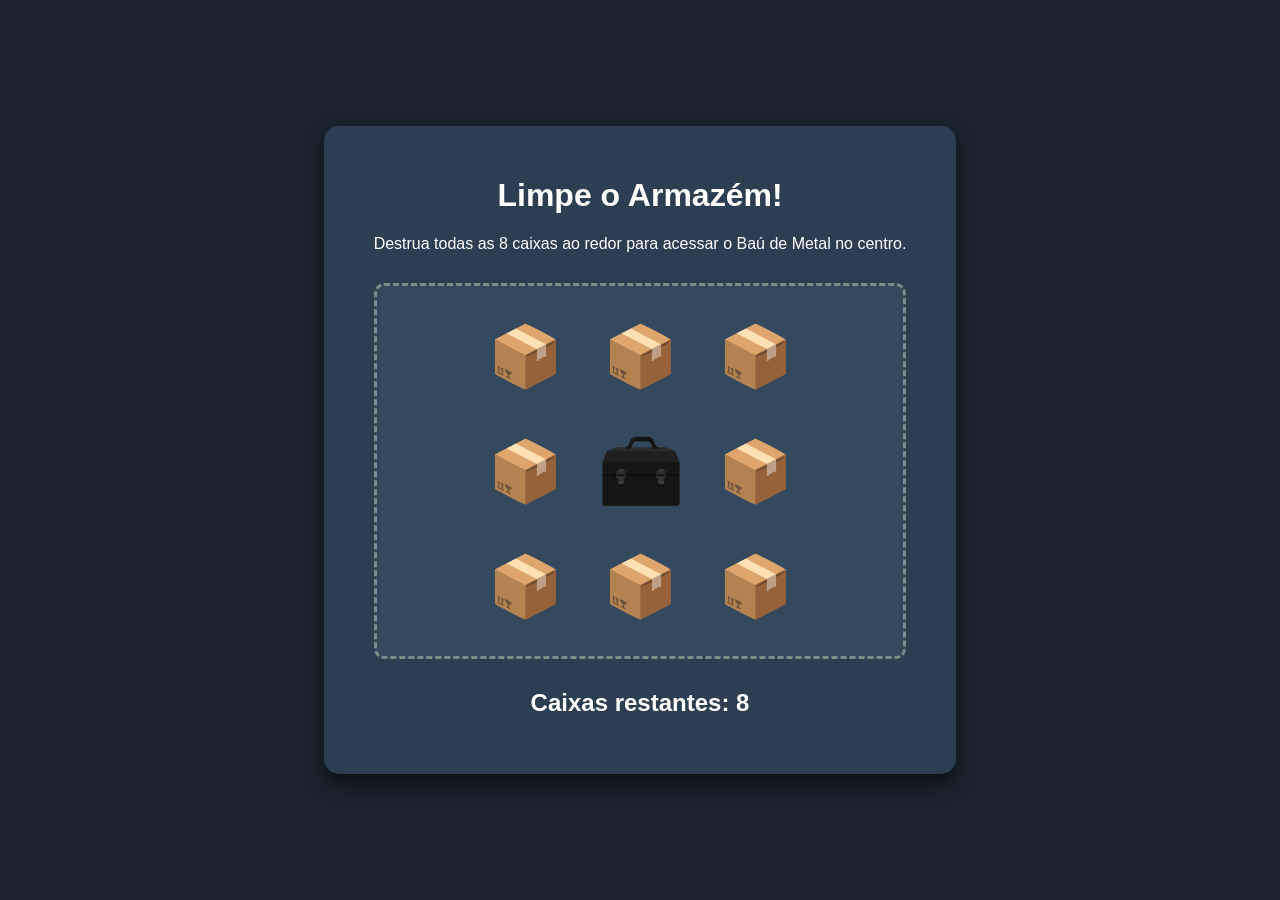
<file: index.html>
<!DOCTYPE html>
<html lang="pt-BR">
<head>
    <meta charset="UTF-8">
    <meta name="viewport" content="width=device-width, initial-scale=1.0">
    <title>Jogo: Limpe o Armazém</title>
    <link rel="stylesheet" href="style.css">
</head>
<body>
    <div class="game-container">
        <h1>Limpe o Armazém!</h1>
        <p>Destrua todas as 8 caixas ao redor para acessar o Baú de Metal no centro.</p>
        
        <!-- Tabuleiro do Jogo 3x3 -->
        <div class="game-board">
            <!-- Linha 1 -->
            <div id="box1" class="box" onclick="shootBox('box1')">📦</div>
            <div id="box2" class="box" onclick="shootBox('box2')">📦</div>
            <div id="box3" class="box" onclick="shootBox('box3')">📦</div>
            
            <!-- Linha 2 (Centro tem o baú principal) -->
            <div id="box4" class="box" onclick="shootBox('box4')">📦</div>
            <div id="mainChest" class="chest-locked">🧰</div>
            <div id="box5" class="box" onclick="shootBox('box5')">📦</div>
            
            <!-- Linha 3 -->
            <div id="box6" class="box" onclick="shootBox('box6')">📦</div>
            <div id="box7" class="box" onclick="shootBox('box7')">📦</div>
            <div id="box8" class="box" onclick="shootBox('box8')">📦</div>
        </div>
        
        <!-- Elementos de status -->
        <h2 id="resultMessage">Caixas restantes: 8</h2>
        <button id="resetBtn" onclick="resetGame()" style="display:none;">Jogar Novamente</button>
    </div>

    <script src="script.js"></script>
</body>
</html>
</file>
<file: style.css>
body {
    font-family: Arial, sans-serif;
    display: flex;
    justify-content: center;
    align-items: center;
    height: 100vh;
    background-color: #1a252f; /* Fundo mais escuro */
    color: white;
    margin: 0;
}

.game-container {
    text-align: center;
    background-color: #2c3e50;
    padding: 30px 50px;
    border-radius: 15px;
    box-shadow: 0 10px 20px rgba(0,0,0,0.6);
}

/* Tabuleiro 3x3 */
.game-board {
    display: grid;
    grid-template-columns: repeat(3, 100px);
    grid-template-rows: repeat(3, 100px);
    gap: 15px;
    justify-content: center;
    margin: 30px 0;
    background-color: #34495e;
    padding: 20px;
    border-radius: 10px;
    border: 3px dashed #7f8c8d;
}

/* Estilos das Caixas (Obstáculos) */
.box {
    font-size: 60px;
    display: flex;
    justify-content: center;
    align-items: center;
    cursor: crosshair;
    transition: transform 0.1s, opacity 0.3s;
    user-select: none;
}

.box:hover {
    transform: scale(1.1);
}

.box-destroyed {
    pointer-events: none;
    opacity: 0.3;
}

/* Estilos do Baú Central */
#mainChest {
    font-size: 70px;
    display: flex;
    justify-content: center;
    align-items: center;
    transition: all 0.4s ease;
    user-select: none;
}

.chest-locked {
    filter: brightness(30%) grayscale(100%);
    cursor: not-allowed;
}

.chest-ready {
    cursor: pointer;
    filter: drop-shadow(0 0 15px #f1c40f); /* Brilho dourado quando liberado */
}

.chest-ready:hover {
    transform: scale(1.15) rotate(5deg);
}

.chest-opened {
    cursor: default;
}

/* Botão e Textos */
#resultMessage {
    min-height: 35px;
}

button {
    background-color: #27ae60;
    color: white;
    border: none;
    padding: 12px 25px;
    font-size: 16px;
    border-radius: 5px;
    cursor: pointer;
    font-weight: bold;
    transition: background-color 0.2s;
}

button:hover {
    background-color: #2ecc71;
}
</file>
